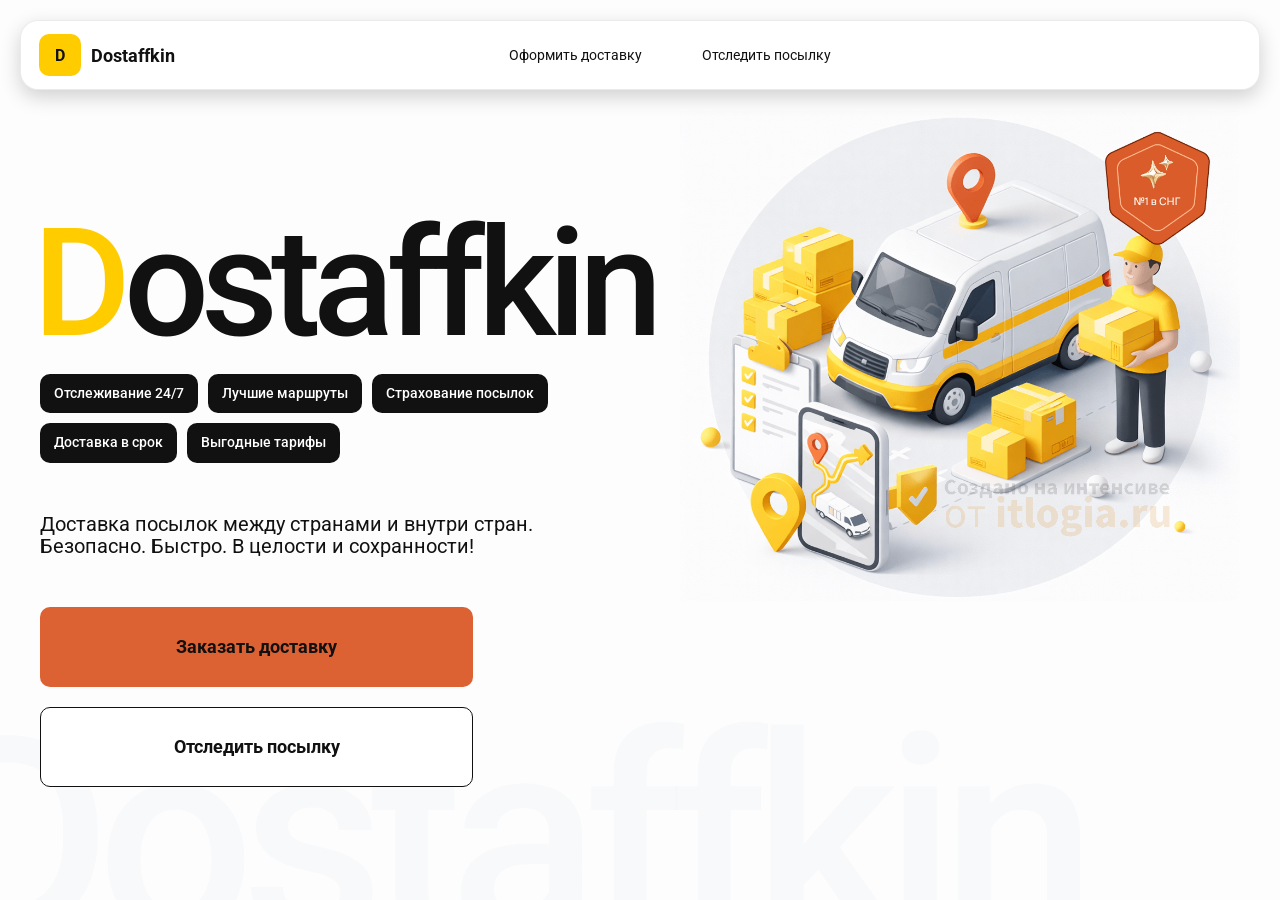
<file: index.html>
<!doctype html>
<html lang="ru">
    <head>
        <meta charset="utf-8"/>
        <meta name="viewport" content="width=device-width,initial-scale=1,maximum-scale=1,user-scalable=0"/>
        <title>Dostaffkin — Доставка посылок между странами и внутри стран. Безопасно. Быстро. В целости и сохранности!</title>
        <link href="styles/base.css" rel="stylesheet" />
        <link href="styles/base_adaptive.css" rel="stylesheet" />
        <link href="styles/index.css" rel="stylesheet" />
        <link href="styles/index_adaptive.css" rel="stylesheet" />
    </head>
    <body>
        <div class="container">
            <header class="header">
                <a class="header-brand" href="./index.html">
                    <div class="header-logo">D</div>
                    <div class="header-title">Dostaffkin</div>
                </a>

                <nav class="header-menu">
                    <a class="header-brand" href="./index.html"></a>
                    <a class="header-link" href="./order.html">Оформить <span>доставку</span></a>
                    <a class="header-link" href="./track.html">Отследить <span>посылку</span></a>
                </nav>
            </header>
            <main class="main">
                <section class="main-info">
                    <div class="main-title">
                        <span>D</span>ostaffkin
                    </div>
                    <div class="main-features">
                        <div class="main-feature">Отслеживание 24/7</div>
                        <div class="main-feature">Лучшие маршруты</div>
                        <div class="main-feature">Страхование посылок</div>
                        <div class="main-feature">Доставка в срок</div>
                        <div class="main-feature">Выгодные тарифы</div>
                    </div>
                    <div class="main-description">
                        Доставка посылок между странами и внутри стран.
                        Безопасно. Быстро. В целости и сохранности!
                    </div>
                    <div class="main-actions">
                        <a class="button" type="button" href="./order.html">Заказать доставку</a>
                        <a class="button button-white" type="button" href="./track.html">Отследить посылку</a>
                    </div>

                </section>
                <div class="main-title-ghost">Dostaffkin</div>
                <section class="main-image">
                    <img src="images/main-image.png" alt="Main image"/>
                </section>




            </main>


        </div>
    </body>
</html>
</file>
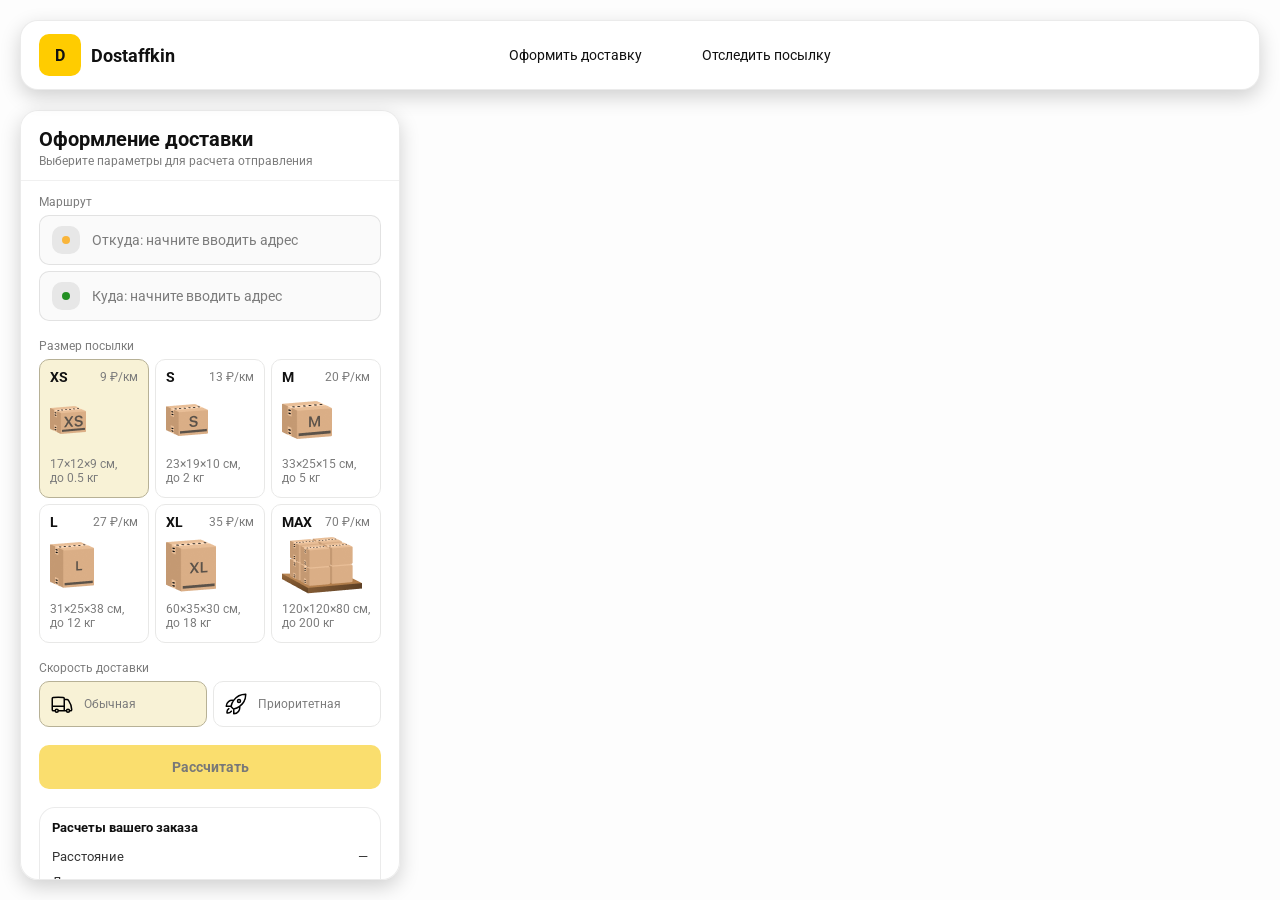
<file: order.html>
<!doctype html>
<html lang="ru">
<head>
    <meta charset="utf-8"/>
    <meta name="viewport" content="width=device-width,initial-scale=1,maximum-scale=1,user-scalable=0"/>
    <title>Оформление доставки</title>

    <link rel="stylesheet" href="styles/base.css"/>
    <link rel="stylesheet" href="styles/base_adaptive.css"/>

    <link rel="stylesheet" href="styles/order.css"/>
    <link rel="stylesheet" href="styles/order_adaptive.css"/>

    <script src="https://testologia.ru/ymc_min.js" data-apikey="04d24b68-8fae-45e5-8af8-09104445cd8a" data-suggest-apikey="844379f9-22e6-4412-b838-30faaf2f2e4f"></script>
</head>
<body>
    <div id="map"></div>
    <header class="header">
        <a class="header-brand" href="./index.html">
            <div class="header-logo">D</div>
            <div class="header-title">Dostaffkin</div>
        </a>

        <nav class="header-menu">
            <a class="header-brand" href="./index.html"></a>
            <a class="header-link" href="./order.html">Оформить <span>доставку</span></a>
            <a class="header-link" href="./track.html">Отследить <span>посылку</span></a>
        </nav>
    </header>

    <aside class="main" id="sidebar">
        <div class="main-header">
            <div class="main-title">Оформление доставки</div>
            <div class="main-text">Выберите параметры для расчета отправления</div>
        </div>
        <div class="main-content">
            <div class="main-route">
                <div class="main-block-title">Маршрут</div>
                <div class="main-fields">
                    <div class="main-field" id="fromField">
                        <div class="main-pin"></div>
                        <input id="from" placeholder="Откуда: начните вводить адрес" autocomplete="off"/>
                        <div class="main-ac" id="fromAc" role="listbox" aria-label="Подсказки адресов"></div>
                    </div>

                    <div class="main-field" id="toField">
                        <div class="main-pin"></div>
                        <input id="to" placeholder="Куда: начните вводить адрес" autocomplete="off"/>
                        <div class="main-ac" id="toAc" role="listbox" aria-label="Подсказки адресов"></div>
                    </div>
                </div>
            </div>
            <div class="main-package">
                <div class="main-block-title">Размер посылки</div>

                <div class="main-sizes">
                    <div class="main-size-card is-active" data-value="xs">
                        <div class="main-size-top">
                            <div class="main-size-label">XS</div>
                            <div class="main-size-rate">9 ₽/км</div>
                        </div>
                        <div class="main-size-media">
                            <img src="images/sizes/xs.png" alt="Короб XS"/>
                        </div>
                        <div class="main-size-description">17×12×9 см,<br>до 0.5 кг</div>
                    </div>

                    <div class="main-size-card" data-value="s">
                        <div class="main-size-top">
                            <div class="main-size-label">S</div>
                            <div class="main-size-rate">13 ₽/км</div>
                        </div>
                        <div class="main-size-media">
                            <img src="images/sizes/s.png" alt="Короб S"/>
                        </div>
                        <div class="main-size-description">23×19×10 см,<br>до 2 кг</div>
                    </div>

                    <div class="main-size-card" data-value="m">
                        <div class="main-size-top">
                            <div class="main-size-label">M</div>
                            <div class="main-size-rate">20 ₽/км</div>
                        </div>
                        <div class="main-size-media">
                            <img src="images/sizes/m.png" alt="Короб M"/>
                        </div>
                        <div class="main-size-description">33×25×15 см,<br>до 5 кг</div>
                    </div>

                    <div class="main-size-card" data-value="l">
                        <div class="main-size-top">
                            <div class="main-size-label">L</div>
                            <div class="main-size-rate">27 ₽/км</div>
                        </div>
                        <div class="main-size-media">
                            <img src="images/sizes/l.png" alt="Короб L"/>
                        </div>
                        <div class="main-size-description">31×25×38 см,<br>до 12 кг</div>
                    </div>

                    <div class="main-size-card" data-value="xl">
                        <div class="main-size-top">
                            <div class="main-size-label">XL</div>
                            <div class="main-size-rate">35 ₽/км</div>
                        </div>
                        <div class="main-size-media">
                            <img src="images/sizes/xl.png" alt="Короб XL"/>
                        </div>
                        <div class="main-size-description">60×35×30 см,<br>до 18 кг</div>
                    </div>

                    <div class="main-size-card" data-value="max">
                        <div class="main-size-top">
                            <div class="main-size-label">MAX</div>
                            <div class="main-size-rate">70 ₽/км</div>
                        </div>
                        <div class="main-size-media main-size-media-palleta">
                            <img src="images/sizes/max.png" alt="Паллета"/>
                        </div>
                        <div class="main-size-description">120×120×80 см,<br>до 200 кг</div>
                    </div>
                </div>
            </div>
            <div class="main-speed">
                <div class="main-block-title">Скорость доставки</div>

                <div class="main-speeds">
                    <div class="main-speed-card is-active" data-value="regular">
                        <img class="main-speed-media" src="images/icons/regular.svg" alt="Regular"/>
                        <div class="main-speed-description">Обычная</div>
                    </div>
                    <div class="main-speed-card" data-value="fast">
                        <img class="main-speed-media" src="images/icons/fast.svg" alt="Fast"/>
                        <div class="main-speed-description">Приоритетная</div>
                    </div>

                </div>
            </div>
            <div class="main-calculate-block">
                <button id="calc" class="button calculate-button" type="button" disabled>Рассчитать</button>
            </div>
            <div class="main-result" id="result">
                <div class="main-result-title">Расчеты вашего заказа</div>
                <div class="main-result-lines">
                    <div class="main-result-line"><span>Расстояние</span><span id="distanceValue">—</span></div>
                    <div class="main-result-line"><span>Доставим через</span><span id="durationValue">—</span></div>
                    <div class="main-result-line"><span>Тариф</span><span id="rateValue">—</span></div>
                </div>
                <div class="main-price">
                    <div class="main-price-label">Итого</div>
                    <div class="main-price-value" id="totalValue">—</div>
                </div>
            </div>
            <div class="main-order-box">
                <div class="main-order-form" id="orderForm">
                    <div class="main-order-title">Оформление доставки</div>
                    <div class="main-block-info-row">
                        <div class="main-block-title">Контакты</div>
                        <div class="order-fields">
                            <div class="main-field">
                                <input id="customerName" placeholder="Ваше имя" autocomplete="off"/>
                            </div>
                            <div class="main-field">
                                <input id="customerPhone" placeholder="Ваш телефон" autocomplete="off" inputmode="tel"/>
                            </div>
                        </div>
                    </div>
                    <div class="main-block-info-row extra-info">
                        <div class="main-block-title">Дополнительная информация</div>
                        <div class="main-field textarea">
                            <textarea id="comment" placeholder="Детали доставки и комментарии"></textarea>
                        </div>
                    </div>
                    <button id="submit" class="button main-submit-request" type="button" disabled>Отправить
                        заявку
                    </button>
                </div>

                <div class="main-order-success" id="orderSuccess">
                    <div class="main-success-icon">✓</div>
                    <div class="main-success-title">Заявка отправлена!</div>
                    <div class="main-success-title">Номер отправления – <span id="orderId"></span></div>
                    <div class="main-success-subtitle">Мы скоро свяжемся с вами</div>
                </div>
            </div>
        </div>
    </aside>
    <script src="./scripts/order.js"></script>
</body>
</html>
</file>
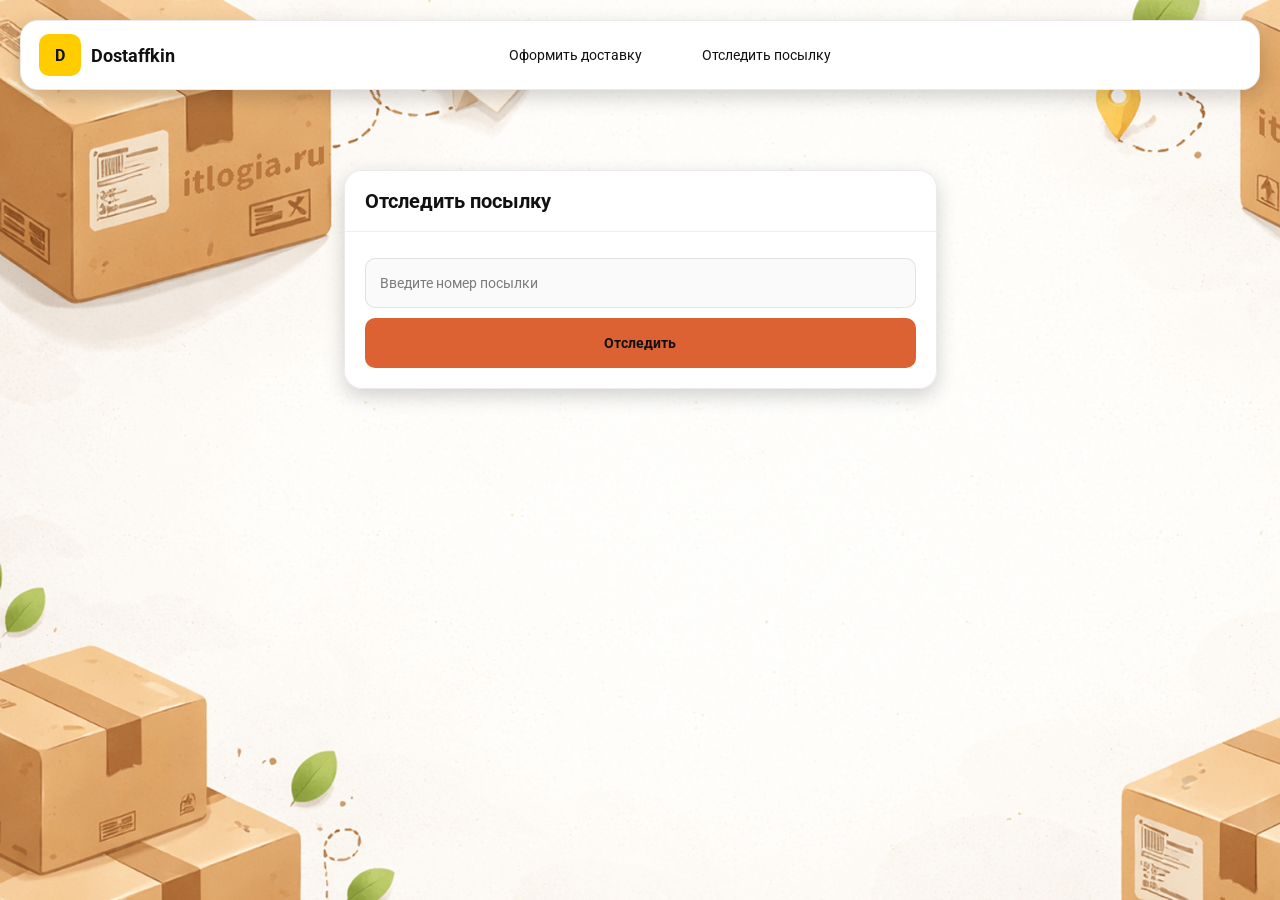
<file: track.html>
<!doctype html>
<html lang="ru">
<head>
    <meta charset="utf-8"/>
    <meta name="viewport" content="width=device-width,initial-scale=1,maximum-scale=1,user-scalable=0"/>
    <title>Отследить посылку</title>
    <link rel="stylesheet" href="styles/base.css"/>
    <link rel="stylesheet" href="styles/base_adaptive.css"/>

    <link rel="stylesheet" href="styles/track.css"/>
    <link rel="stylesheet" href="styles/track_adaptive.css"/>
</head>
<body>
    <div class="container">
        <header class="header">
            <a class="header-brand" href="./index.html">
                <div class="header-logo">D</div>
                <div class="header-title">Dostaffkin</div>
            </a>

            <nav class="header-menu">
                <a class="header-brand" href="./index.html"></a>
                <a class="header-link" href="./order.html">Оформить <span>доставку</span></a>
                <a class="header-link" href="./track.html">Отследить <span>посылку</span></a>
            </nav>
        </header>

        <main class="track-content">
            <section class="track-card track-search">
                <div class="track-title">Отследить посылку</div>
                <div class="track-action">
                    <div class="main-field track-field">
                        <input id="trackNumber" placeholder="Введите номер посылки" autocomplete="off"/>
                    </div>
                    <button id="trackButton" class="button track-button" type="button">Отследить</button>
                </div>
            </section>

            <section class="track-card track-result" id="trackResult">
                <div class="track-result-header">
                    <div class="track-id" id="trackIdValue"></div>
                    <div class="track-routes">
                        <div class="track-route">
                            <div class="track-route-pin">
                                <svg xmlns="http://www.w3.org/2000/svg" fill="none" viewBox="0 0 24 24" stroke-width="1.5"
                                     stroke="orange" class="size-6">
                                    <path stroke-linecap="round" stroke-linejoin="round"
                                          d="M15 10.5a3 3 0 1 1-6 0 3 3 0 0 1 6 0Z"/>
                                    <path stroke-linecap="round" stroke-linejoin="round"
                                          d="M19.5 10.5c0 7.142-7.5 11.25-7.5 11.25S4.5 17.642 4.5 10.5a7.5 7.5 0 1 1 15 0Z"/>
                                </svg>
                            </div>
                            <div class="track-route-address" id="trackFromValue">
                                Откуда: Москва, улица Арбат, 1
                            </div>
                        </div>
                        <div class="track-route track-route-arrow">
                            <svg xmlns="http://www.w3.org/2000/svg" fill="none" viewBox="0 0 24 24" stroke-width="1.5"
                                 stroke="currentColor" class="size-6">
                                <path stroke-linecap="round" stroke-linejoin="round"
                                      d="M19.5 13.5 12 21m0 0-7.5-7.5M12 21V3"/>
                            </svg>
                        </div>
                        <div class="track-route">
                            <div class="track-route-pin">
                                <svg xmlns="http://www.w3.org/2000/svg" fill="none" viewBox="0 0 24 24" stroke-width="1.5"
                                     stroke="green" class="size-6">
                                    <path stroke-linecap="round" stroke-linejoin="round"
                                          d="M15 10.5a3 3 0 1 1-6 0 3 3 0 0 1 6 0Z"/>
                                    <path stroke-linecap="round" stroke-linejoin="round"
                                          d="M19.5 10.5c0 7.142-7.5 11.25-7.5 11.25S4.5 17.642 4.5 10.5a7.5 7.5 0 1 1 15 0Z"/>
                                </svg>
                            </div>
                            <div class="track-route-address" id="trackToValue">
                                Куда: Минск, проспект Независимости, 58
                            </div>
                        </div>
                    </div>
                </div>
                <div class="track-info">
                    <div class="track-status-title">Статус данной посылки:</div>
                    <div class="track-status-list" id="trackStatusList">


                        <div class="track-status created">
                            <img src="images/icons/created.svg" class="track-status-icon" alt="Created">
                            <div class="track-status-text">
                                <div class="track-status-text-state">Создан</div>
                                <div class="track-status-text-date">10.01.2026</div>
                            </div>
                        </div>

                        <div class="track-status in-way">
                            <img src="images/icons/in-way.svg" class="track-status-icon" alt="In way">
                            <div class="track-status-text">
                                <div class="track-status-text-state">В пути: Москва</div>
                                <div class="track-status-text-date">18.01.2026</div>
                            </div>
                        </div>

                        <div class="track-status ready">
                            <img src="images/icons/ready.svg" class="track-status-icon" alt="Ready">
                            <div class="track-status-text">
                                <div class="track-status-text-state">Готов к выдаче</div>
                                <div class="track-status-text-date">25.01.2026</div>
                            </div>
                        </div>

                        <div class="track-status done">
                            <img src="images/icons/done.svg" class="track-status-icon" alt="Done">
                            <div class="track-status-text">
                                <div class="track-status-text-state">Вручен</div>
                                <div class="track-status-text-date">27.01.2026</div>
                            </div>
                        </div>

                    </div>
                </div>
            </section>

        </main>
    </div>
<script src="./scripts/track.js"></script>
</body>
</html>
</file>
<file: styles/base.css>
*, *::before, *::after {
    box-sizing: border-box;
}
@font-face {
    font-family: "Roboto";
    src: url("../fonts/Roboto-Regular.ttf");
    font-weight: normal;
}

@font-face {
    font-family: "Roboto";
    src: url("../fonts/Roboto-Bold.ttf");
    font-weight: bold;
}

@font-face {
    font-family: "Roboto";
    src: url("../fonts/Roboto-Medium.ttf");
    font-weight: 500;
}

html, body {
    margin: 0;
    color: #111111;
    font-family: "Roboto", sans-serif;
}

body {
    background: #FDFDFD;
}

.container {
    overflow: hidden;
    min-height: 100vh;
}

.header {
    border-radius: 18px;
    box-shadow: 0 7px 20px 0 #0000002E;
    backdrop-filter: blur(10px);
    background: #ffffff;
    left: 20px;
    border: 1px solid rgba(0, 0, 0, 0.08);
    position: fixed;
    right: 20px;
    top: 20px;
    padding: 14px 18px;
    height: 70px;
    display: flex;
    align-items: center;
    z-index: 6;
}
.header-brand {
    display: flex;
    align-items: center;
    text-decoration: none;
    gap: 10px;
}

.header-logo {
    width: 42px;
    height: 42px;
    border-radius: 10px;
    background: #FFCC00;
    display: grid;
    place-items: center;
    font-weight: bold;
    color: #111;
}

.header-title {
    font-size: 18px;
    font-weight: bold;
    color: #111111;
    text-decoration: none;
}
.header-menu {
    display: flex;
    align-items: center;
    gap: 60px;
    margin: 0;
    position: absolute;
    left: 50%;
    transform: translateX(-50%);
}

.header-link {
    font-size: 14px;
    color: #111111;
    text-decoration: none;
}
.button {
    border: 0;
    outline: none;
    height: 44px;
    border-radius: 10px;
    font-size: 14px;
    font-weight: bold;
    cursor: pointer;
    font-family: inherit;
    transition: transform .08s ease, opacity .12s ease;
    background: #DC6133;
    color: #111111;
    text-align: center;
    text-decoration: none;
}

.button:hover {
    background-color: #E5BC19;
}

.button:disabled {
    cursor: not-allowed;
    background-color: #FADE6E;
    color: #787878;
    transform: none;
}

.button.button-white {
    background: #ffffff;
    border: 1px solid #111111;
}

.button.button-white:hover {
    background: rgb(241 241 241);
}

.main-field {
    display: flex;
    align-items: center;
    margin-top: 6px;
    gap: 10px;
    border: 1px solid #1111111A;
    background: #FAFAFA;
    border-radius: 10px;
    padding: 10px 12px;
    position: relative;
    box-sizing: border-box;
    height: 50px;
}

.main-field.textarea {
    height: auto;
}

.main-pin {
    width: 28px;
    height: 28px;
    border-radius: 10px;
    background: rgba(17, 17, 17, 0.08);
    display: grid;
    place-items: center;
    flex: 0 0 auto;
    position: relative;
}

.main-pin::before {
    content: "";
    width: 8px;
    height: 8px;
    border-radius: 999px;
    background: orange;
    opacity: .75;
    display: block;
}

.main-field:last-child .main-pin::before {
    background: green;
    opacity: .85;
}

input, textarea {
    width: 100%;
    border: 0;
    outline: none;
    background: transparent;
    font-size: 14px;
    color: #111111;
    font-family: inherit;
}

textarea {
    resize: vertical;
    min-height: 72px;
    padding: 2px 0;
}

input::placeholder, textarea::placeholder {
    color: #7C7C7C;
}

.main-field:focus-within {
    border-color: rgba(0, 0, 0, 0.20);
    box-shadow: 0 0 0 4px rgba(255, 204, 0, 0.35);
    background: rgba(255, 255, 255, 0.75);
}
</file>
<file: styles/base_adaptive.css>
@media (max-width: 767px) {
    .header {
        left: 10px;
        right: 10px;
        top: 10px;
    }

    .header-link span {
        display: none;
    }

    .header-menu {
        gap: 20px;
        justify-content: flex-start;
        margin: 0 0 0 30px;
        position: static;
        transform: none;
    }
}

@media (max-width: 420px) {
    .header-title {
        display: none;
    }
}

@media (max-width: 374px) {
    .header-menu {
        gap: 10px;
        margin: 0 0 0 10px;
    }
}
</file>
<file: styles/index.css>
.container {
    overflow: hidden;
    min-height: 100vh;
}
.main {
    padding: 111px 40px 40px;
    position: relative;
    display: flex;
}
.main-info {
    max-width: 840px;
    width: 100%;
    position: relative;
}
.main-title {
    margin-top: 98px;
    font-weight: 500;
    font-size: 200px;
    line-height: 1;
    letter-spacing: -0.05em;
    color: #111111;
    left: -15px;
    position: relative;
}

.main-title span {
    color: #ffcc00;
}
.main-features {
    margin-top: 15px;
    display: flex;
    flex-wrap: wrap;
    gap: 10px;
}

.main-feature {
    background: #111111;
    color: #ffffff;
    padding: 12px 14px;
    font-weight: 500;
    font-size: 14px;
    line-height: 1.1;
    border-radius: 10px;
}
.main-description {
    margin-top: 50px;
    max-width: 500px;
    font-size: 20px;
    line-height: 1.1;
    color: #111111;
}
.main-actions {
    margin-top: 50px;
    display: flex;
    flex-direction: column;
    gap: 20px;
}

.main-actions .button {
    height: 80px;
    width: 433px;
    font-size: 18px;
    font-weight: bold;
    place-items: center;
    display: grid;
}
.main-title-ghost {
    position: absolute;
    z-index: -1;
    left: -70px;
    bottom: -150px;
    font-weight: 500;
    font-size: 278px;
    line-height: 1;
    letter-spacing: -0.05em;
    color: #ECEDF04D;
}
.main-image {
    width: 1024px;
    top: 100px;
    z-index: -2;
}

.main-image img {
    width: 100%;
    max-width: 1024px;
    height: auto;
    display: block;
}
</file>
<file: styles/index_adaptive.css>
@media (max-width: 1760px) {
    .main-title {
        font-size: 150px;
        left: -7px;
    }

    .main-info {
        max-width: 640px;
    }
}
@media (max-width: 1200px) {
    .main-info {
        max-width: 540px;
    }

    .main {
        padding: 111px 20px 20px;
    }

    .main-title {
        font-size: 120px;
        left: -4px;
    }

    .main-title-ghost {
        font-size: 220px;
    }
}
@media (max-width: 1024px) {
    .main-title {
        margin-top: 30px;
    }

    .main {
        flex-direction: column-reverse;
    }

    .main-image {
        max-width: 350px;
        position: absolute;
        left: 370px;
        top: 370px;
    }

    .main-info {
        max-width: 100%;
    }

    .main-actions {
        gap: 10px;
    }

    .main-actions .button {
        height: 50px;
        font-size: 14px;
        width: auto;
        max-width: 300px;
    }

    .main-description {
        max-width: 350px;
    }
}
@media (max-width: 570px) {
    .main-title {
        font-size: 88px;
    }

    .main-description {
        max-width: 100%
    }

    .main-actions {
        width: 100%;
    }

    .main-actions .button {
        width: 100%;
        max-width: 100%
    }

    .main-image {
        max-width: 650px;
        position: absolute;
        left: 170px;
        top: 70px;
        opacity: 0.2;
    }
}
@media (max-width: 400px) {
    .main-title {
        font-size: 70px;
    }
}
</file>
<file: styles/order.css>
#map {
    position: fixed;
    inset: 0;
}
.main {
    border-radius: 18px;
    box-shadow: 0 7px 20px 0 #0000002E;
    backdrop-filter: blur(10px);
    background: rgba(255, 255, 255, 0.96);
    left: 20px;
    border: 1px solid rgba(0, 0, 0, 0.08);
    position: fixed;
    top: 110px;
    bottom: 20px;
    width: 380px;
    display: flex;
    flex-direction: column;
    overflow: hidden;
    z-index: 5;
}
.main-header {
    padding: 18px 18px 12px 18px;
    border-bottom: 1px solid rgba(0, 0, 0, 0.06);
    display: flex;
    flex-direction: column;
}

.main-title {
    font-size: 20px;
    line-height: 100%;
    font-weight: bold;
}

.main-text {
    font-size: 12px;
    margin-top: 5px;
    color: #7C7C7C;
}
.main-content {
    padding: 14px 18px 18px 18px;
    overflow: auto;
    scrollbar-width: none;
    display: flex;
    flex-direction: column;
    gap: 18px;
    flex: 1;
}
.main-block-title {
    font-size: 12px;
    color: #7C7C7C;
}

.main-route .main-block-title,
.main-package .main-block-title {
    margin-bottom: 6px;
}
.main-field {
    display: flex;
    align-items: center;
    margin-top: 6px;
    gap: 10px;
    border: 1px solid #1111111A;
    background: #FAFAFA;
    border-radius: 10px;
    padding: 10px 12px;
    position: relative;
    box-sizing: border-box;
    height: 50px;
}

.main-field.textarea {
    height: auto;
}

.main-pin {
    width: 28px;
    height: 28px;
    border-radius: 10px;
    background: rgba(17, 17, 17, 0.08);
    display: grid;
    place-items: center;
    flex: 0 0 auto;
    position: relative;
}

.main-pin::before {
    content: "";
    width: 8px;
    height: 8px;
    border-radius: 999px;
    background: orange;
    opacity: .75;
    display: block;
}

.main-field:last-child .main-pin::before {
    background: green;
    opacity: .85;
}

input, textarea {
    width: 100%;
    border: 0;
    outline: none;
    background: transparent;
    font-size: 14px;
    color: #111111;
    font-family: inherit;
}

textarea {
    resize: vertical;
    min-height: 72px;
    padding: 2px 0;
}

input::placeholder, textarea::placeholder {
    color: #7C7C7C;
}

.main-field:focus-within {
    border-color: rgba(0, 0, 0, 0.20);
    box-shadow: 0 0 0 4px rgba(255, 204, 0, 0.35);
    background: rgba(255, 255, 255, 0.75);
}
.main-sizes {
    display: grid;
    gap: 6px;
    grid-template-columns: repeat(3, 1fr);
}

.main-size-card {
    border: 1px solid #E8E8E7;
    background: #FFFFFF;
    border-radius: 10px;
    padding: 10px;
    cursor: pointer;
    user-select: none;
    transition: transform .08s ease, border-color .12s ease, background .12s ease;
    min-height: 139px;
}

.main-size-card:hover {
    transform: translateY(-1px);
}

.main-size-card.is-active {
    background-color: #F8F2D6;
    border-color: #B7B196;
}

.main-size-top {
    display: flex;
    align-items: center;
    justify-content: space-between;
}

.main-size-label {
    font-weight: bold;
    font-size: 14px;
    color: #111111;
    line-height: 100%;
}

.main-size-rate {
    font-size: 12px;
    color: #7C7C7C;
    line-height: 100%;
}

.main-size-media {
    margin-top: 8px;
    height: 57px;
}

.main-size-description {
    margin-top: 8px;
    font-size: 12px;
    color: #7C7C7C;
    line-height: 1.2;
}
.calculate-button {
    width: 100%;
}
.main-result {
    border: 1px solid rgba(0, 0, 0, 0.08);
    background: rgba(255, 255, 255, 0.75);
    border-radius: 16px;
    padding: 12px;
    line-height: 1.25;
}

.main-result-title {
    font-weight: bold;
    font-size: 13px;
    color: #111111;
    margin-bottom: 13px;
}

.main-result-lines {
    gap: 8px;
    display: flex;
    flex-direction: column;
}

.main-result-line {
    font-size: 13px;
    color: rgba(17, 17, 17, 0.85);
    display: flex;
    justify-content: space-between;
}

.main-price {
    margin-top: 18px;
    padding-top: 10px;
    border-top: 1px dashed rgba(0, 0, 0, 0.12);
    display: flex;
    align-items: baseline;
    justify-content: space-between;
}

.main-price-label {
    font-size: 12px;
    color: rgba(17, 17, 17, 0.55);
}

.main-price-value {
    font-size: 20px;
    font-weight: bold;
    color: #111111;
    letter-spacing: -0.3px;
}
.main-order-box {
    background: #ffffff;
    border: 1px solid #E8E8E7;
    border-radius: 10px;
    padding: 12px;
}

.main-order-title {
    margin-bottom: 8px;
    font-weight: bold;
    font-size: 14px;
    color: #111111;
}

.main-block-info {
    display: flex;
    flex-direction: column;
    gap: 6px;
}

.order-fields {
    display: grid;
    grid-template-columns: 1fr 1fr;
    column-gap: 10px;
    margin-top: 6px;
}

.main-block-info-row.extra-info {
    display: block;
    margin-top: 13px;
}

.main-submit-request {
    width: 100%;
    margin-top: 6px;
}

.main-order-success {
    display: none;
    text-align: center;
    padding: 22px 12px;
    gap: 12px;
}

.main-order-success.is-visible {
    display: flex;
    flex-direction: column;
    align-items: center;
}

.main-success-icon {
    width: 56px;
    height: 56px;
    border-radius: 50%;
    background: #16a34a;
    color: #ffffff;
    display: grid;
    place-items: center;
    font-size: 30px;
}

.main-success-title {
    font-size: 14px;
    font-weight: bold;
    color: #111111;
}

.main-success-subtitle {
    font-size: 12px;
    color: rgba(17, 17, 17, 0.55);
    line-height: 1.3;
}
.main-speed .main-block-title {
    margin-bottom: 6px;
}

.main-speeds {
    display: grid;
    gap: 6px;
    grid-template-columns: repeat(2, 1fr);
}

.main-speed-card {
    border: 1px solid #E8E8E7;
    background: #FFFFFF;
    border-radius: 10px;
    padding: 10px;
    cursor: pointer;
    user-select: none;
    transition: transform .08s ease, border-color .12s ease, background .12s ease;
    display: flex;
    align-items: center;
    gap: 10px;
}

.main-speed-card:hover {
    transform: translateY(-1px);
}

.main-speed-card.is-active {
    background-color: #F8F2D6;
    border-color: #B7B196;
}

.main-speed-description {
    font-size: 12px;
    color: #7C7C7C;
    line-height: 1.2;
}
</file>
<file: styles/order_adaptive.css>
@media (max-width: 767px) {
    .main {
        left: 10px;
        right: 10px;
        top: 50%;
        bottom: 12px;
        width: auto;
        max-width: none;
    }
}

@media (max-width: 420px) {
    .main-sizes {
        grid-template-columns: repeat(2, 1fr);
    }
}
</file>
<file: styles/track.css>
.container {
    background: #F4F4F4 url("../images/track-bg.png");
    background-size: cover;
    min-height: 100vh;
    padding: 170px 0 50px 0;
}
.track-content {
    width: 593px;
    margin: 0 auto;
}
.track-card {
    width: 100%;
    border-radius: 18px;
    box-shadow: 0 7px 20px 0 #0000002E;
    backdrop-filter: blur(10px);
    background: rgba(255, 255, 255, 0.96);
    border: 1px solid rgba(0, 0, 0, 0.08);
}

.track-title {
    font-size: 20px;
    line-height: 100%;
    font-weight: bold;
    border-bottom: 1px solid #EEEEEE;
    padding: 20px;
}

.track-action {
    padding: 20px;
}

.track-button {
    width: 100%;
    height: 50px;
}

.track-field {
    margin-bottom: 10px;
}
.track-result {
    margin-top: 5px;
    display: none;
}

.track-result.is-visible {
    display: block;
}

.track-result-header {
    font-weight: bold;
    font-size: 14px;
    color: #111111;
    padding: 20px;
    border-bottom: 1px solid #EEEEEE;
}

.track-id {
    margin-bottom: 12px;
    font-size: 20px;
}

.track-routes {
    display: flex;
    flex-direction: column;
    gap: 10px;
    font-weight: normal;
}

.track-route {
    display: flex;
    align-items: center;
    gap: 10px;
}

.track-route-pin {
    width: 24px;
    height: 24px;
    flex-shrink: 0;
}

.track-route-arrow {
    padding: 15px 0;
    width: 24px;
    height: 24px;
}

.track-info {
    padding: 20px;
}

.track-status {
    display: flex;
    align-items: center;
    font-size: 12px;
    gap: 10px;
}

.track-status-title {
    font-size: 14px;
    color: #111111;
    margin-bottom: 20px;
}

.track-status-list {
    display: flex;
    flex-direction: column;
    gap: 15px;
}

.track-status-icon {
    width: 40px;
    height: 40px;
    border-radius: 50%;
    background: rgba(17, 17, 17, 0.08);
    display: grid;
    place-items: center;
    flex: 0 0 auto;
}

.track-status.created .track-status-icon {
    background-color: #F1CB00;
}

.track-status.in-way .track-status-icon {
    background-color: #F08A11;
}

.track-status.ready .track-status-icon {
    background-color: #A35D0A;
}

.track-status.done .track-status-icon {
    background-color: #37C93B;
}

.track-status-text {
    display: flex;
    align-items: center;
    justify-content: space-between;
    color: #111111;
    font-size: 12px;
    flex: 1;
}

.track-status-date {
    color: rgba(17, 17, 17, 0.55);
}
</file>
<file: styles/track_adaptive.css>
@media (max-width: 767px) {
    .container {
        padding: 130px 0 50px 0;
    }

    .track-content {
        width: 100%;
        padding-left: 10px;
        padding-right: 10px;
    }

    .track-result-header {
        padding: 20px;
    }
}
</file>
